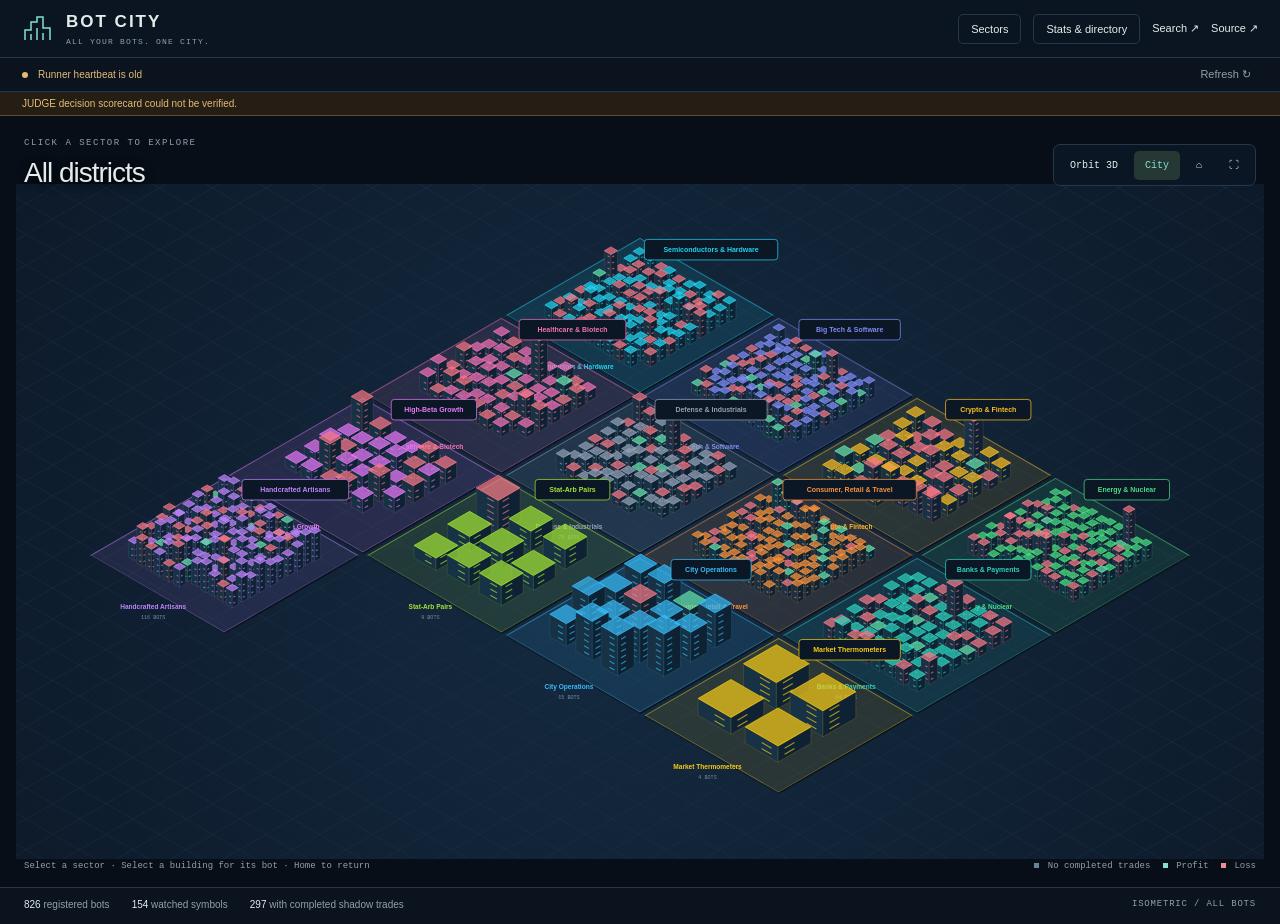
<file: docs/index.html>
<!doctype html>
<html lang="en">
  <head>
    <meta charset="utf-8" />
    <meta name="viewport" content="width=device-width,initial-scale=1" />
    <meta name="theme-color" content="#0b1016" />
    <meta
      name="description"
      content="Explore Bot City strategies, districts and source-verified shadow performance."
    />
    <title>Bot City — All your bots, one city</title>
    <link rel="icon" href="icon.svg" type="image/svg+xml" />
    <link rel="stylesheet" href="monitor.css?v=city3-bafa4ea" />
    <link rel="stylesheet" href="city-shell.css?v=city3-bafa4ea" />
    <script type="importmap">
      {
        "imports": {
          "three": "https://cdn.jsdelivr.net/npm/three@0.160.0/build/three.module.js",
          "three/addons/": "https://cdn.jsdelivr.net/npm/three@0.160.0/examples/jsm/"
        }
      }
    </script>
    <script defer src="monitor-core.js?v=city3-bafa4ea"></script>
    <script defer src="city-map.js?v=city3-bafa4ea"></script>
    <script defer src="monitor.js?v=city3-bafa4ea"></script>
  </head>
  <body>
    <a class="skip-link" href="#directory">Skip to bot directory</a>
    <header class="topbar">
      <a class="brand" href="#"
        ><svg viewBox="0 0 32 32" aria-hidden="true">
          <path d="M3 27V17h6V9h6V4h6v11h7v12M9 27v-6m6 6V15m6 12v-7" /></svg
        ><span>BOT CITY<small>ALL YOUR BOTS. ONE CITY.</small></span></a
      ><span class="header-label">HTMW SIMULATION / SHADOW RESEARCH</span>
      <nav aria-label="Main">
        <button id="toggle-sectors" aria-expanded="false">Sectors</button><button id="toggle-data" aria-expanded="false">Stats &amp; directory</button><a href="#directory" id="open-directory">Search ↗</a
        ><a href="https://github.com/000aar0n/stock-bots">Source ↗</a>
      </nav>
    </header>
    <div class="feedbar">
      <div>
        <span class="status-dot" id="feed-dot"></span
        ><strong id="feed-status" role="status"
          >Loading published snapshot</strong
        ><span id="snapshot-time"></span>
      </div>
      <button id="refresh" class="quiet">Refresh ↻</button>
    </div>
    <p id="feed-error" class="notice" role="status" hidden></p>
    <main>
      <section class="observatory" aria-label="Bot city explorer">
        <aside class="district-sidebar">
          <div class="section-eyebrow">
            SECTORS <span id="district-count">—</span>
          </div>
          <button
            id="all-districts"
            class="district active"
            aria-pressed="true"
          >
            <span>Entire city</span><b id="all-count">—</b>
          </button>
          <div id="districts"></div>
          <div class="sidebar-foot">
            <span class="status-dot muted"></span>
            <div>
              <b>Registry ≠ running bots</b>
              <p id="runtime-label">No verified runner heartbeat.</p>
            </div>
          </div>
        </aside>
        <div class="city-column">
          <div class="city-toolbar">
            <div>
              <span class="section-eyebrow">CLICK A SECTOR TO EXPLORE</span>
              <h1 id="city-title">All districts</h1>
            </div>
            <div class="view-switch" role="group" aria-label="City view">
              <button id="view-3d" aria-pressed="false">Orbit 3D</button
              ><button id="view-map" aria-pressed="true">City</button
              ><button id="reset-view" aria-label="Reset city view">⌂</button
              ><button id="fullscreen" aria-label="Enter fullscreen">⛶</button>
            </div>
          </div>
          <div id="stage">
            <div id="citymap" aria-label="Interactive bot city map"></div>
            <div id="city-loading" role="status" hidden>Opening 3D city…</div>
            <div id="tooltip"></div>
            <aside id="sidepanel" hidden>
              <button id="spclose" aria-label="Close 3D district panel">
                ×
              </button>
              <h2 id="sp-title"></h2>
              <div id="sp-sub"></div>
              <div id="sp-meta"></div>
              <div id="botdetail"></div>
              <div id="botlist"></div>
            </aside>
            <div class="map-caption">
              <span id="view-note"
                >Select a district or a building to inspect its bots.</span
              ><span
                ><i class="legend neutral"></i> No completed trades
                <i class="legend profit"></i> Profit
                <i class="legend loss"></i> Loss</span
              >
            </div>
          </div>
          <div class="city-summary">
            <span><b id="total-bots">—</b> registered bots</span
            ><span><b id="total-symbols">—</b> watched symbols</span
            ><span><b id="total-ranked">—</b> with completed shadow trades</span
            ><span id="view-state">2D / INTERACTIVE</span>
          </div>
        </div>
        <aside class="inspector" id="inspector">
          <div class="section-eyebrow">
            SECTOR / BOT
            <button
              id="clear-selection"
              class="quiet"
              aria-label="Close bot panel"
            >
              ×
            </button>
          </div>
          <label class="city-search-label" for="city-search">Find a bot or ticker</label><input id="city-search" type="search" placeholder="Name, ticker, strategy…" autocomplete="off" /><div id="selection">
            <div class="empty-selection">
              <span class="crosshair" aria-hidden="true">⌖</span>
              <h2>A city of strategies.</h2>
              <p>
                Select a building or search the directory to inspect a bot’s
                role, watchlist and evidence.
              </p>
              <p class="subtle">
                Building heights represent roles. Color shows completed shadow
                P/L when available.
              </p>
            </div>
          </div>
        </aside>
      </section>
      <section class="records" aria-labelledby="records-title">
        <div>
          <span class="section-eyebrow">03 / THE BOARD</span>
          <h2 id="records-title">Evidence before rankings.</h2>
          <p>
            Shadow simulation results, separate from actual HTMW account value.
          </p>
        </div>
        <div class="record-value">
          <span>Summed closed-strategy P/L</span
          ><strong id="total-pnl">—</strong
          ><small id="completed-label"
            >Waiting for completed paper trades</small
          >
        </div>
        <div class="record-value">
          <span>Evidence threshold met</span
          ><strong id="eligible-count">—</strong
          ><small id="evidence-rule"
            >20 trades across 5 sessions; no guarantee of future results</small
          >
        </div>
      </section>
      <p id="basis" class="basis"></p>
      <section
        id="directory"
        class="directory"
        aria-labelledby="directory-title"
      >
        <div class="directory-heading">
          <div>
            <span class="section-eyebrow">04 / REGISTRY</span>
            <h2 id="directory-title">Find your bot.</h2>
          </div>
          <span id="result-count" aria-live="polite"></span>
        </div>
        <div class="filters">
          <label class="search-box"
            ><span aria-hidden="true">⌕</span
            ><input
              id="search"
              type="search"
              placeholder="Search name, ticker or strategy…"
              aria-label="Search bots"
              autocomplete="off"
            /><kbd>/</kbd></label
          ><label
            >Role<select id="role">
              <option value="">All roles</option>
            </select></label
          ><label
            >Book<select id="book">
              <option value="">All books</option>
              <option value="intraday">Day book</option>
              <option value="swing">Long book</option>
              <option value="none">City staff</option>
            </select></label
          ><label
            >Sort<select id="sort">
              <option value="name">Name A–Z</option>
              <option value="pnl">Closed shadow P/L</option>
              <option value="calls">Completed trades</option>
               <option value="winrate">Win rate (closed shadow)</option>
               <option value="recent">Last shadow activity</option>
            </select></label
          ><button id="clear-filters" class="quiet">Clear filters</button>
        </div>
        <div class="table-wrap">
          <table>
            <thead>
              <tr>
                <th>Bot / strategy</th>
                <th>District</th>
                <th>Book</th>
                <th>Completed</th>
                <th>Closed shadow P/L</th>
                <th>Evidence</th>
              </tr>
            </thead>
            <tbody id="bot-rows"></tbody>
          </table>
        </div>
        <div id="empty-results" hidden>
          <h3>No bots match these filters.</h3>
          <p>Try a ticker, another role, or clear the filters.</p>
        </div>
        <button id="show-more" class="more" hidden>Show more bots</button>
      </section>
      <section class="method">
        <h2>Read the city correctly.</h2>
        <p>
          Each bot is an independent strategy. Summing their simulated results
          can count overlapping ideas; this is not an investable portfolio
          return. Open positions and backtests do not enter the closed shadow
          scoreboard. A fresh page fetch does not prove the runner is online.
        </p>
        <p id="data-notes">
          The monitor checks for a newer published snapshot every minute. Runner
          and paper-event timestamps remain unchanged until the source records
          change.
        </p>
      </section>
    </main>
    <footer>
      <span>BOT CITY / PAPER RESEARCH</span
      ><span id="checked-time">No successful check yet</span
      ><a
        href="https://github.com/000aar0n/stock-bots/blob/main/docs/MONITOR.md"
        >Data &amp; publishing guide ↗</a
      >
    </footer>
    <noscript
      ><section class="noscript">
        <h2>Bot registry</h2>
        <p>
          Enable JavaScript for the interactive city and performance. This is
          the last built registry.
        </p>
        <ul>
          <li>FALCON</li><li>WICK</li><li>JUDGE</li><li>HANDS</li><li>BOUNCER</li><li>SCALES</li><li>SIREN</li><li>REWIND</li><li>COURIER</li><li>HERALD</li><li>TREASURER</li><li>LEDGER</li><li>ODDS</li><li>TRIPWIRE</li><li>THE BOARD</li><li>MOSAIC</li><li>ANVIL</li><li>FLASH</li><li>MIRROR</li><li>TWINSMITH</li><li>SEXTANT</li><li>PALADIN</li><li>LANCE</li><li>COMET</li><li>SURGE</li><li>DRIFT</li><li>TEMPEST</li><li>ZEPHYR</li><li>BLAZE</li><li>RIDGE</li><li>SLIPSTREAM</li><li>PENDULUM</li><li>RUBBER</li><li>SPRING</li><li>TIDE</li><li>MAGNET</li><li>ANCHOR</li><li>BASIN</li><li>LEDGE</li><li>HAMMOCK</li><li>UNDERCURRENT</li><li>BREACH</li><li>SUMMIT</li><li>IGNITE</li><li>CROWN</li><li>PISTON</li><li>GATEWAY</li><li>SKYLINE</li><li>BREAKWATER</li><li>VICE</li><li>GRAVITY</li><li>ECHO</li><li>SIDEWINDER</li><li>HARVEST</li><li>REAPER</li><li>MIRAGE</li><li>DOWNBURST</li><li>SLINGSHOT</li><li>CATAPULT</li><li>TRAMPOLINE</li><li>WAKE</li><li>EMBER</li><li>BACKFILL</li><li>METRONOME</li><li>GYRE</li><li>CHANNEL</li><li>ORBIT</li><li>TIDEWALL</li><li>STILLWATER</li><li>COMPASS</li><li>NORTHSTAR</li><li>TAILWIND</li><li>STANDARD</li><li>VANGUARD</li><li>OUTLIER</li><li>YOKE</li><li>TANDEM</li><li>CRESCENDO</li><li>AVALANCHE</li><li>FOAM</li><li>KINDLING</li><li>COIL</li><li>PRESSURE</li><li>KETTLE</li><li>WINCH</li><li>DRIFTER</li><li>AFTERGLOW</li><li>LANTERN</li><li>BEACON</li><li>FURNACE</li><li>SILICON</li><li>HARBOR</li><li>QUARRY</li><li>GRIDIRON</li><li>GREENHOUSE</li><li>FOUNDRY</li><li>TANKER</li><li>HELM</li><li>BALLAST</li><li>CROSSCURRENT</li><li>MERIDIAN</li><li>VOYAGER</li><li>RIDGELINE</li><li>SWITCHBACK</li><li>LONGHAUL</li><li>CAMPFIRE</li><li>TRAVERSE</li><li>SCALPEL</li><li>NEEDLE</li><li>RAPID</li><li>CURRENT</li><li>TIC</li><li>SENTRY</li><li>ARBITER</li><li>KEYSTONE</li><li>UNDERCUT</li><li>DEADCAT</li><li>BLOWOFF</li><li>RECLAIMFAIL</li><li>LAGGARD</li><li>AFTERSHOCK</li><li>KNIFEBACK</li><li>TOPSIDE</li><li>CROSSDOWN</li><li>AIRPOCKET</li><li>HEAVYHAND</li><li>PARABOLIC</li><li>LOWERTIDE</li><li>ANCHORLESS</li><li>SECONDLEG</li><li>DUSK</li><li>CIRCUIT</li><li>STACK</li><li>SATOSHI</li><li>REACTOR</li><li>PULSE</li><li>AEGIS</li><li>CART</li><li>VAULT</li><li>ROCKET</li><li>AAPL SNIPER</li><li>NVDA SNIPER</li><li>MSFT SNIPER</li><li>GOOGL SNIPER</li><li>AMZN SNIPER</li><li>META SNIPER</li><li>AVGO SNIPER</li><li>TSLA SNIPER</li><li>LLY SNIPER</li><li>JPM SNIPER</li><li>WMT SNIPER</li><li>V SNIPER</li><li>XOM SNIPER</li><li>COST SNIPER</li><li>AMD SNIPER</li><li>PLTR SNIPER</li><li>MU SNIPER</li><li>COIN SNIPER</li><li>MSTR SNIPER</li><li>NOW SNIPER</li><li>OKLO SNIPER</li><li>SMR SNIPER</li><li>NNE SNIPER</li><li>RIOT SNIPER</li><li>IONQ SNIPER</li><li>RKLB SNIPER</li><li>SMCI SNIPER</li><li>HOOD SNIPER</li><li>CIRCUIT MOMENTUM</li><li>CIRCUIT BREAKOUT</li><li>CIRCUIT DIP</li><li>CIRCUIT GHOST</li><li>STACK MOMENTUM</li><li>STACK BREAKOUT</li><li>STACK DIP</li><li>STACK GHOST</li><li>SATOSHI MOMENTUM</li><li>SATOSHI BREAKOUT</li><li>SATOSHI DIP</li><li>SATOSHI GHOST</li><li>REACTOR MOMENTUM</li><li>REACTOR BREAKOUT</li><li>REACTOR DIP</li><li>REACTOR GHOST</li><li>PULSE MOMENTUM</li><li>PULSE BREAKOUT</li><li>PULSE DIP</li><li>PULSE GHOST</li><li>AEGIS MOMENTUM</li><li>AEGIS BREAKOUT</li><li>AEGIS DIP</li><li>AEGIS GHOST</li><li>CART MOMENTUM</li><li>CART BREAKOUT</li><li>CART DIP</li><li>CART GHOST</li><li>VAULT MOMENTUM</li><li>VAULT BREAKOUT</li><li>VAULT DIP</li><li>VAULT GHOST</li><li>ROCKET MOMENTUM</li><li>ROCKET BREAKOUT</li><li>ROCKET DIP</li><li>ROCKET GHOST</li><li>PAIR NVDA AVGO</li><li>PAIR AMD INTC</li><li>PAIR COIN MSTR</li><li>PAIR SOFI HOOD</li><li>PAIR XOM CVX</li><li>PAIR JPM BAC</li><li>PAIR KO PEP</li><li>PAIR WMT COST</li><li>SPY THERMOMETER</li><li>QQQ THERMOMETER</li><li>IWM THERMOMETER</li><li>DIA THERMOMETER</li><li>AAPL WATCHER</li><li>AAPL SHADOW</li><li>AAPL RAIDER</li><li>AAPL ANCHOR</li><li>MSFT WATCHER</li><li>MSFT SHADOW</li><li>MSFT RAIDER</li><li>MSFT ANCHOR</li><li>GOOGL WATCHER</li><li>GOOGL SHADOW</li><li>GOOGL RAIDER</li><li>GOOGL ANCHOR</li><li>AMZN WATCHER</li><li>AMZN SHADOW</li><li>AMZN RAIDER</li><li>AMZN ANCHOR</li><li>META WATCHER</li><li>META SHADOW</li><li>META RAIDER</li><li>META ANCHOR</li><li>PLTR WATCHER</li><li>PLTR SHADOW</li><li>PLTR RAIDER</li><li>PLTR ANCHOR</li><li>NOW WATCHER</li><li>NOW SHADOW</li><li>NOW RAIDER</li><li>NOW ANCHOR</li><li>CRM WATCHER</li><li>CRM SHADOW</li><li>CRM RAIDER</li><li>CRM ANCHOR</li><li>ORCL WATCHER</li><li>ORCL SHADOW</li><li>ORCL RAIDER</li><li>ORCL ANCHOR</li><li>ADBE WATCHER</li><li>ADBE SHADOW</li><li>ADBE RAIDER</li><li>ADBE ANCHOR</li><li>CSCO WATCHER</li><li>CSCO SHADOW</li><li>CSCO RAIDER</li><li>CSCO ANCHOR</li><li>PANW WATCHER</li><li>PANW SHADOW</li><li>PANW RAIDER</li><li>PANW ANCHOR</li><li>CRWD WATCHER</li><li>CRWD SHADOW</li><li>CRWD RAIDER</li><li>CRWD ANCHOR</li><li>SNOW WATCHER</li><li>SNOW SHADOW</li><li>SNOW RAIDER</li><li>SNOW ANCHOR</li><li>NET WATCHER</li><li>NET SHADOW</li><li>NET RAIDER</li><li>NET ANCHOR</li><li>DDOG WATCHER</li><li>DDOG SHADOW</li><li>DDOG RAIDER</li><li>DDOG ANCHOR</li><li>IBM WATCHER</li><li>IBM SHADOW</li><li>IBM RAIDER</li><li>IBM ANCHOR</li><li>AKAM WATCHER</li><li>AKAM SHADOW</li><li>AKAM RAIDER</li><li>AKAM ANCHOR</li><li>LOGI WATCHER</li><li>LOGI SHADOW</li><li>LOGI RAIDER</li><li>LOGI ANCHOR</li><li>CRSR WATCHER</li><li>CRSR SHADOW</li><li>CRSR RAIDER</li><li>CRSR ANCHOR</li><li>NVDA WATCHER</li><li>NVDA SHADOW</li><li>NVDA RAIDER</li><li>NVDA ANCHOR</li><li>AVGO WATCHER</li><li>AVGO SHADOW</li><li>AVGO RAIDER</li><li>AVGO ANCHOR</li><li>AMD WATCHER</li><li>AMD SHADOW</li><li>AMD RAIDER</li><li>AMD ANCHOR</li><li>MU WATCHER</li><li>MU SHADOW</li><li>MU RAIDER</li><li>MU ANCHOR</li><li>SMCI WATCHER</li><li>SMCI SHADOW</li><li>SMCI RAIDER</li><li>SMCI ANCHOR</li><li>INTC WATCHER</li><li>INTC SHADOW</li><li>INTC RAIDER</li><li>INTC ANCHOR</li><li>MRVL WATCHER</li><li>MRVL SHADOW</li><li>MRVL RAIDER</li><li>MRVL ANCHOR</li><li>QCOM WATCHER</li><li>QCOM SHADOW</li><li>QCOM RAIDER</li><li>QCOM ANCHOR</li><li>TXN WATCHER</li><li>TXN SHADOW</li><li>TXN RAIDER</li><li>TXN ANCHOR</li><li>AMAT WATCHER</li><li>AMAT SHADOW</li><li>AMAT RAIDER</li><li>AMAT ANCHOR</li><li>LRCX WATCHER</li><li>LRCX SHADOW</li><li>LRCX RAIDER</li><li>LRCX ANCHOR</li><li>KLAC WATCHER</li><li>KLAC SHADOW</li><li>KLAC RAIDER</li><li>KLAC ANCHOR</li><li>ADI WATCHER</li><li>ADI SHADOW</li><li>ADI RAIDER</li><li>ADI ANCHOR</li><li>TSM WATCHER</li><li>TSM SHADOW</li><li>TSM RAIDER</li><li>TSM ANCHOR</li><li>ARM WATCHER</li><li>ARM SHADOW</li><li>ARM RAIDER</li><li>ARM ANCHOR</li><li>ASML WATCHER</li><li>ASML SHADOW</li><li>ASML RAIDER</li><li>ASML ANCHOR</li><li>ANET WATCHER</li><li>ANET SHADOW</li><li>ANET RAIDER</li><li>ANET ANCHOR</li><li>CDNS WATCHER</li><li>CDNS SHADOW</li><li>CDNS RAIDER</li><li>CDNS ANCHOR</li><li>SNPS WATCHER</li><li>SNPS SHADOW</li><li>SNPS RAIDER</li><li>SNPS ANCHOR</li><li>SNDK WATCHER</li><li>SNDK SHADOW</li><li>SNDK RAIDER</li><li>SNDK ANCHOR</li><li>COIN WATCHER</li><li>COIN SHADOW</li><li>COIN RAIDER</li><li>COIN ANCHOR</li><li>MSTR WATCHER</li><li>MSTR SHADOW</li><li>MSTR RAIDER</li><li>MSTR ANCHOR</li><li>RIOT WATCHER</li><li>RIOT SHADOW</li><li>RIOT RAIDER</li><li>RIOT ANCHOR</li><li>HOOD WATCHER</li><li>HOOD SHADOW</li><li>HOOD RAIDER</li><li>HOOD ANCHOR</li><li>SOFI WATCHER</li><li>SOFI SHADOW</li><li>SOFI RAIDER</li><li>SOFI ANCHOR</li><li>MARA WATCHER</li><li>MARA SHADOW</li><li>MARA RAIDER</li><li>MARA ANCHOR</li><li>CLSK WATCHER</li><li>CLSK SHADOW</li><li>CLSK RAIDER</li><li>CLSK ANCHOR</li><li>PYPL WATCHER</li><li>PYPL SHADOW</li><li>PYPL RAIDER</li><li>PYPL ANCHOR</li><li>AFRM WATCHER</li><li>AFRM SHADOW</li><li>AFRM RAIDER</li><li>AFRM ANCHOR</li><li>TSLA WATCHER</li><li>TSLA SHADOW</li><li>TSLA RAIDER</li><li>TSLA ANCHOR</li><li>RKLB WATCHER</li><li>RKLB SHADOW</li><li>RKLB RAIDER</li><li>RKLB ANCHOR</li><li>IONQ WATCHER</li><li>IONQ SHADOW</li><li>IONQ RAIDER</li><li>IONQ ANCHOR</li><li>RDDT WATCHER</li><li>RDDT SHADOW</li><li>RDDT RAIDER</li><li>RDDT ANCHOR</li><li>RBLX WATCHER</li><li>RBLX SHADOW</li><li>RBLX RAIDER</li><li>RBLX ANCHOR</li><li>CVNA WATCHER</li><li>CVNA SHADOW</li><li>CVNA RAIDER</li><li>CVNA ANCHOR</li><li>OKLO WATCHER</li><li>OKLO SHADOW</li><li>OKLO RAIDER</li><li>OKLO ANCHOR</li><li>SMR WATCHER</li><li>SMR SHADOW</li><li>SMR RAIDER</li><li>SMR ANCHOR</li><li>NNE WATCHER</li><li>NNE SHADOW</li><li>NNE RAIDER</li><li>NNE ANCHOR</li><li>CCJ WATCHER</li><li>CCJ SHADOW</li><li>CCJ RAIDER</li><li>CCJ ANCHOR</li><li>UUUU WATCHER</li><li>UUUU SHADOW</li><li>UUUU RAIDER</li><li>UUUU ANCHOR</li><li>DNN WATCHER</li><li>DNN SHADOW</li><li>DNN RAIDER</li><li>DNN ANCHOR</li><li>CEG WATCHER</li><li>CEG SHADOW</li><li>CEG RAIDER</li><li>CEG ANCHOR</li><li>VST WATCHER</li><li>VST SHADOW</li><li>VST RAIDER</li><li>VST ANCHOR</li><li>BWXT WATCHER</li><li>BWXT SHADOW</li><li>BWXT RAIDER</li><li>BWXT ANCHOR</li><li>XOM WATCHER</li><li>XOM SHADOW</li><li>XOM RAIDER</li><li>XOM ANCHOR</li><li>CVX WATCHER</li><li>CVX SHADOW</li><li>CVX RAIDER</li><li>CVX ANCHOR</li><li>LNG WATCHER</li><li>LNG SHADOW</li><li>LNG RAIDER</li><li>LNG ANCHOR</li><li>COP WATCHER</li><li>COP SHADOW</li><li>COP RAIDER</li><li>COP ANCHOR</li><li>OXY WATCHER</li><li>OXY SHADOW</li><li>OXY RAIDER</li><li>OXY ANCHOR</li><li>SLB WATCHER</li><li>SLB SHADOW</li><li>SLB RAIDER</li><li>SLB ANCHOR</li><li>EOG WATCHER</li><li>EOG SHADOW</li><li>EOG RAIDER</li><li>EOG ANCHOR</li><li>WMB WATCHER</li><li>WMB SHADOW</li><li>WMB RAIDER</li><li>WMB ANCHOR</li><li>KMI WATCHER</li><li>KMI SHADOW</li><li>KMI RAIDER</li><li>KMI ANCHOR</li><li>KTOS WATCHER</li><li>KTOS SHADOW</li><li>KTOS RAIDER</li><li>KTOS ANCHOR</li><li>LMT WATCHER</li><li>LMT SHADOW</li><li>LMT RAIDER</li><li>LMT ANCHOR</li><li>RTX WATCHER</li><li>RTX SHADOW</li><li>RTX RAIDER</li><li>RTX ANCHOR</li><li>NOC WATCHER</li><li>NOC SHADOW</li><li>NOC RAIDER</li><li>NOC ANCHOR</li><li>GD WATCHER</li><li>GD SHADOW</li><li>GD RAIDER</li><li>GD ANCHOR</li><li>BA WATCHER</li><li>BA SHADOW</li><li>BA RAIDER</li><li>BA ANCHOR</li><li>AVAV WATCHER</li><li>AVAV SHADOW</li><li>AVAV RAIDER</li><li>AVAV ANCHOR</li><li>HII WATCHER</li><li>HII SHADOW</li><li>HII RAIDER</li><li>HII ANCHOR</li><li>JPM WATCHER</li><li>JPM SHADOW</li><li>JPM RAIDER</li><li>JPM ANCHOR</li><li>BAC WATCHER</li><li>BAC SHADOW</li><li>BAC RAIDER</li><li>BAC ANCHOR</li><li>WFC WATCHER</li><li>WFC SHADOW</li><li>WFC RAIDER</li><li>WFC ANCHOR</li><li>C WATCHER</li><li>C SHADOW</li><li>C RAIDER</li><li>C ANCHOR</li><li>GS WATCHER</li><li>GS SHADOW</li><li>GS RAIDER</li><li>GS ANCHOR</li><li>MS WATCHER</li><li>MS SHADOW</li><li>MS RAIDER</li><li>MS ANCHOR</li><li>SCHW WATCHER</li><li>SCHW SHADOW</li><li>SCHW RAIDER</li><li>SCHW ANCHOR</li><li>USB WATCHER</li><li>USB SHADOW</li><li>USB RAIDER</li><li>USB ANCHOR</li><li>GPN WATCHER</li><li>GPN SHADOW</li><li>GPN RAIDER</li><li>GPN ANCHOR</li><li>V WATCHER</li><li>V SHADOW</li><li>V RAIDER</li><li>V ANCHOR</li><li>MA WATCHER</li><li>MA SHADOW</li><li>MA RAIDER</li><li>MA ANCHOR</li><li>AXP WATCHER</li><li>AXP SHADOW</li><li>AXP RAIDER</li><li>AXP ANCHOR</li><li>FIS WATCHER</li><li>FIS SHADOW</li><li>FIS RAIDER</li><li>FIS ANCHOR</li><li>COF WATCHER</li><li>COF SHADOW</li><li>COF RAIDER</li><li>COF ANCHOR</li><li>REGN WATCHER</li><li>REGN SHADOW</li><li>REGN RAIDER</li><li>REGN ANCHOR</li><li>LLY WATCHER</li><li>LLY SHADOW</li><li>LLY RAIDER</li><li>LLY ANCHOR</li><li>UNH WATCHER</li><li>UNH SHADOW</li><li>UNH RAIDER</li><li>UNH ANCHOR</li><li>MRNA WATCHER</li><li>MRNA SHADOW</li><li>MRNA RAIDER</li><li>MRNA ANCHOR</li><li>ABBV WATCHER</li><li>ABBV SHADOW</li><li>ABBV RAIDER</li><li>ABBV ANCHOR</li><li>AMGN WATCHER</li><li>AMGN SHADOW</li><li>AMGN RAIDER</li><li>AMGN ANCHOR</li><li>GILD WATCHER</li><li>GILD SHADOW</li><li>GILD RAIDER</li><li>GILD ANCHOR</li><li>VRTX WATCHER</li><li>VRTX SHADOW</li><li>VRTX RAIDER</li><li>VRTX ANCHOR</li><li>BIIB WATCHER</li><li>BIIB SHADOW</li><li>BIIB RAIDER</li><li>BIIB ANCHOR</li><li>MRK WATCHER</li><li>MRK SHADOW</li><li>MRK RAIDER</li><li>MRK ANCHOR</li><li>PFE WATCHER</li><li>PFE SHADOW</li><li>PFE RAIDER</li><li>PFE ANCHOR</li><li>ISRG WATCHER</li><li>ISRG SHADOW</li><li>ISRG RAIDER</li><li>ISRG ANCHOR</li><li>WMT WATCHER</li><li>WMT SHADOW</li><li>WMT RAIDER</li><li>WMT ANCHOR</li><li>COST WATCHER</li><li>COST SHADOW</li><li>COST RAIDER</li><li>COST ANCHOR</li><li>CPRI WATCHER</li><li>CPRI SHADOW</li><li>CPRI RAIDER</li><li>CPRI ANCHOR</li><li>HD WATCHER</li><li>HD SHADOW</li><li>HD RAIDER</li><li>HD ANCHOR</li><li>LOW WATCHER</li><li>LOW SHADOW</li><li>LOW RAIDER</li><li>LOW ANCHOR</li><li>TGT WATCHER</li><li>TGT SHADOW</li><li>TGT RAIDER</li><li>TGT ANCHOR</li><li>NKE WATCHER</li><li>NKE SHADOW</li><li>NKE RAIDER</li><li>NKE ANCHOR</li><li>SBUX WATCHER</li><li>SBUX SHADOW</li><li>SBUX RAIDER</li><li>SBUX ANCHOR</li><li>MCD WATCHER</li><li>MCD SHADOW</li><li>MCD RAIDER</li><li>MCD ANCHOR</li><li>CMG WATCHER</li><li>CMG SHADOW</li><li>CMG RAIDER</li><li>CMG ANCHOR</li><li>LULU WATCHER</li><li>LULU SHADOW</li><li>LULU RAIDER</li><li>LULU ANCHOR</li><li>KO WATCHER</li><li>KO SHADOW</li><li>KO RAIDER</li><li>KO ANCHOR</li><li>PEP WATCHER</li><li>PEP SHADOW</li><li>PEP RAIDER</li><li>PEP ANCHOR</li><li>MNST WATCHER</li><li>MNST SHADOW</li><li>MNST RAIDER</li><li>MNST ANCHOR</li><li>DAL WATCHER</li><li>DAL SHADOW</li><li>DAL RAIDER</li><li>DAL ANCHOR</li><li>UAL WATCHER</li><li>UAL SHADOW</li><li>UAL RAIDER</li><li>UAL ANCHOR</li><li>AAL WATCHER</li><li>AAL SHADOW</li><li>AAL RAIDER</li><li>AAL ANCHOR</li><li>LUV WATCHER</li><li>LUV SHADOW</li><li>LUV RAIDER</li><li>LUV ANCHOR</li><li>MAR WATCHER</li><li>MAR SHADOW</li><li>MAR RAIDER</li><li>MAR ANCHOR</li><li>BKNG WATCHER</li><li>BKNG SHADOW</li><li>BKNG RAIDER</li><li>BKNG ANCHOR</li><li>ABNB WATCHER</li><li>ABNB SHADOW</li><li>ABNB RAIDER</li><li>ABNB ANCHOR</li><li>CCL WATCHER</li><li>CCL SHADOW</li><li>CCL RAIDER</li><li>CCL ANCHOR</li><li>RCL WATCHER</li><li>RCL SHADOW</li><li>RCL RAIDER</li><li>RCL ANCHOR</li><li>EXPE WATCHER</li><li>EXPE SHADOW</li><li>EXPE RAIDER</li><li>EXPE ANCHOR</li><li>CAT WATCHER</li><li>CAT SHADOW</li><li>CAT RAIDER</li><li>CAT ANCHOR</li><li>DE WATCHER</li><li>DE SHADOW</li><li>DE RAIDER</li><li>DE ANCHOR</li><li>GE WATCHER</li><li>GE SHADOW</li><li>GE RAIDER</li><li>GE ANCHOR</li><li>HON WATCHER</li><li>HON SHADOW</li><li>HON RAIDER</li><li>HON ANCHOR</li><li>UPS WATCHER</li><li>UPS SHADOW</li><li>UPS RAIDER</li><li>UPS ANCHOR</li><li>FDX WATCHER</li><li>FDX SHADOW</li><li>FDX RAIDER</li><li>FDX ANCHOR</li><li>EMR WATCHER</li><li>EMR SHADOW</li><li>EMR RAIDER</li><li>EMR ANCHOR</li><li>ETN WATCHER</li><li>ETN SHADOW</li><li>ETN RAIDER</li><li>ETN ANCHOR</li><li>DIS WATCHER</li><li>DIS SHADOW</li><li>DIS RAIDER</li><li>DIS ANCHOR</li><li>NFLX WATCHER</li><li>NFLX SHADOW</li><li>NFLX RAIDER</li><li>NFLX ANCHOR</li><li>T WATCHER</li><li>T SHADOW</li><li>T RAIDER</li><li>T ANCHOR</li><li>VZ WATCHER</li><li>VZ SHADOW</li><li>VZ RAIDER</li><li>VZ ANCHOR</li><li>TMUS WATCHER</li><li>TMUS SHADOW</li><li>TMUS RAIDER</li><li>TMUS ANCHOR</li><li>CMCSA WATCHER</li><li>CMCSA SHADOW</li><li>CMCSA RAIDER</li><li>CMCSA ANCHOR</li><li>FCX WATCHER</li><li>FCX SHADOW</li><li>FCX RAIDER</li><li>FCX ANCHOR</li><li>NEM WATCHER</li><li>NEM SHADOW</li><li>NEM RAIDER</li><li>NEM ANCHOR</li><li>AA WATCHER</li><li>AA SHADOW</li><li>AA RAIDER</li><li>AA ANCHOR</li><li>STLD WATCHER</li><li>STLD SHADOW</li><li>STLD RAIDER</li><li>STLD ANCHOR</li><li>NUE WATCHER</li><li>NUE SHADOW</li><li>NUE RAIDER</li><li>NUE ANCHOR</li><li>CAPTAIN CIRCUIT</li><li>CAPTAIN STACK</li><li>CAPTAIN SATOSHI</li><li>CAPTAIN REACTOR</li><li>CAPTAIN PULSE</li><li>CAPTAIN AEGIS</li><li>CAPTAIN CART</li><li>CAPTAIN VAULT</li><li>CAPTAIN ROCKET</li><li>CAPTAIN PAIRS</li>
        </ul>
      </section></noscript
    >
  </body>
</html>
</file>
<file: docs/monitor.css>
:root {
  color-scheme: dark;
  --bg: #0b1016;
  --panel: #10171e;
  --line: #25313a;
  --muted: #91a0a9;
  --text: #e4eceb;
  --mint: #9be5cd;
  --amber: #e5ba77;
  --red: #ef8f95;
  font-family: Arial, Helvetica, sans-serif;
  font-size: 14px;
}
* {
  box-sizing: border-box;
}
body {
  margin: 0;
  background: var(--bg);
  color: var(--text);
}
button,
input,
select {
  font: inherit;
}
button,
a,
input,
select {
  outline-offset: 5px;
}
button {
  cursor: pointer;
  color: inherit;
  background: transparent;
  border: 1px solid var(--line);
  border-radius: 5px;
}
button,
a {
  touch-action: manipulation;
}
a {
  color: inherit;
  text-decoration: none;
}
button:hover {
  border-color: #70848b;
  background: #19252c;
}
button:disabled {
  opacity: 0.5;
  cursor: wait;
}
button:focus-visible,
a:focus-visible,
input:focus-visible,
select:focus-visible {
  outline: 2px solid var(--mint);
}
[hidden] {
  display: none !important;
}
.topbar {
  height: 80px;
  padding: 0 32px;
  display: flex;
  gap: 30px;
  align-items: center;
  border-bottom: 1px solid var(--line);
}
.brand {
  display: flex;
  align-items: center;
  gap: 12px;
  font-weight: 800;
  font-size: 19px;
  letter-spacing: 2px;
  white-space: nowrap;
}
.brand svg {
  width: 32px;
  height: 32px;
  fill: none;
  stroke: var(--mint);
  stroke-width: 1.5;
}
.brand small {
  display: block;
  font: 9px monospace;
  letter-spacing: 1.6px;
  color: var(--muted);
  margin-top: 5px;
}
.header-label,
.section-eyebrow {
  font: 10px monospace;
  letter-spacing: 1.5px;
  color: var(--muted);
}
.header-label {
  margin-left: auto;
}
.topbar nav {
  display: flex;
  gap: 24px;
  font-size: 12px;
}
.feedbar {
  padding: 12px 32px;
  display: flex;
  justify-content: space-between;
  align-items: center;
  background: #0d141a;
  border-bottom: 1px solid var(--line);
  font-size: 11px;
}
.feedbar > div {
  display: flex;
  align-items: center;
  gap: 10px;
  flex-wrap: wrap;
}
.feedbar strong {
  font-weight: 500;
  color: var(--amber);
}
#snapshot-time {
  color: var(--muted);
}
.status-dot {
  display: inline-block;
  width: 6px;
  height: 6px;
  border-radius: 50%;
  background: var(--amber);
  flex-shrink: 0;
}
.status-dot.fresh {
  background: var(--mint);
}
.status-dot.muted {
  background: #71838e;
}
.quiet {
  border: 0;
  font-size: 11px;
  color: var(--muted);
  padding: 5px 7px;
}
.notice {
  padding: 14px 32px;
  margin: 0;
  border-bottom: 1px solid #674b2f;
  color: var(--amber);
  background: #251e15;
  font-size: 12px;
}
.observatory {
  display: grid;
  grid-template-columns: 214px minmax(0, 1fr) 270px;
  border-bottom: 1px solid var(--line);
}
.district-sidebar {
  padding: 24px 14px;
  border-right: 1px solid var(--line);
}
.section-eyebrow {
  display: flex;
  align-items: center;
  justify-content: space-between;
  line-height: 1.7;
}
.district-sidebar > .section-eyebrow {
  padding: 0 10px 16px;
}
.district {
  width: 100%;
  border: 0;
  border-radius: 4px;
  padding: 11px 10px;
  display: flex;
  align-items: center;
  gap: 9px;
  text-align: left;
  font-size: 11px;
  color: #a8b5bd;
  margin-bottom: 3px;
}
.district b {
  margin-left: auto;
  font: 10px monospace;
  color: #81919c;
}
.district i {
  width: 5px;
  height: 5px;
  flex-shrink: 0;
  border-radius: 1px;
}
.district.active {
  background: #1c2c30;
  color: var(--mint);
}
.sidebar-foot {
  display: flex;
  gap: 10px;
  margin: 30px 10px 0;
  padding-top: 18px;
  border-top: 1px solid var(--line);
  font-size: 10px;
  line-height: 1.6;
  color: var(--muted);
}
.sidebar-foot .status-dot {
  margin-top: 4px;
}
.sidebar-foot b {
  font-weight: 400;
  color: #b7c6ce;
}
.sidebar-foot p {
  margin: 3px 0;
}
.city-column {
  min-width: 0;
  background: #0e151c;
}
.city-toolbar {
  display: flex;
  align-items: center;
  justify-content: space-between;
  padding: 24px 24px 12px;
  gap: 12px;
}
.city-toolbar h1 {
  font-size: 24px;
  font-weight: 500;
  letter-spacing: -0.7px;
  margin: 5px 0;
}
.view-switch {
  display: flex;
  gap: 5px;
  align-items: center;
}
.view-switch button {
  font: 10px monospace;
  padding: 8px 9px;
}
.view-switch button[aria-pressed="true"] {
  background: #263833;
  color: var(--mint);
  border-color: #49665b;
}
#stage {
  position: relative;
  height: 560px;
  min-height: 420px;
  overflow: hidden;
}
#stage:fullscreen {
  height: 100dvh;
  background: var(--bg);
}
#stage canvas {
  position: absolute;
  inset: 0;
  z-index: 1;
}
#citymap {
  position: absolute;
  inset: 0;
  display: flex;
  align-items: center;
  padding: 0 16px 40px;
}
#citymap svg {
  width: 100%;
  height: 100%;
  max-height: 100%;
  min-height: 0;
  overflow: visible;
}
.map-district {
  cursor: pointer;
}
.map-district:hover .district-ground,
.map-district.selected .district-ground {
  fill: #24373e;
  stroke: #a6d8d0;
}
.map-district text {
  fill: #a6b9c2;
  font-family: monospace;
  font-size: 9px;
  pointer-events: none;
}
.map-district.selected text {
  fill: #dcf7ed;
}
.map-building {
  cursor: pointer;
  stroke-width: 0.5;
  transition: fill 0.2s;
}
.map-building:hover,
.map-building.selected {
  fill: #f4db92 !important;
  stroke: #fff6c9;
  stroke-width: 1.5;
}
.map-caption {
  position: absolute;
  bottom: 14px;
  left: 24px;
  right: 24px;
  display: flex;
  justify-content: space-between;
  gap: 12px;
  font: 9px monospace;
  line-height: 1.8;
  color: var(--muted);
  pointer-events: none;
  z-index: 2;
}
.map-caption > span:last-child {
  white-space: nowrap;
}
.legend {
  display: inline-block;
  width: 5px;
  height: 5px;
  margin: 0 3px 0 7px;
}
.legend.neutral {
  background: #658494;
}
.legend.profit {
  background: var(--mint);
}
.legend.loss {
  background: var(--red);
}
.city-summary {
  border-top: 1px solid var(--line);
  display: flex;
  gap: 20px;
  padding: 16px 24px;
  color: var(--muted);
  font-size: 10px;
}
.city-summary b {
  color: var(--text);
  font-weight: 500;
}
.city-summary span:last-child {
  margin-left: auto;
  font: 9px monospace;
  letter-spacing: 0.8px;
}
.inspector {
  border-left: 1px solid var(--line);
  padding: 24px 20px;
  overflow: hidden;
}
.empty-selection {
  padding-top: 75px;
}
.crosshair {
  font-size: 45px;
  font-weight: 100;
  color: #597681;
}
.inspector h2 {
  font-size: 22px;
  font-weight: 400;
  letter-spacing: -0.5px;
  overflow-wrap: anywhere;
}
.inspector p {
  font-size: 12px;
  line-height: 1.8;
  color: #a2b1ba;
}
.inspector .subtle {
  font-size: 10px;
  color: #72858e;
  margin-top: 22px;
}
.bot-kind {
  display: inline-block;
  padding: 5px 7px;
  border: 1px solid var(--line);
  font: 9px monospace;
  color: var(--mint);
  margin: 10px 3px 0 0;
}
.selected-metrics {
  border-top: 1px solid var(--line);
  margin: 24px 0;
  padding-top: 16px;
}
.selected-metrics > div {
  display: flex;
  justify-content: space-between;
  gap: 10px;
  font-size: 10px;
  margin-bottom: 14px;
  color: var(--muted);
}
.selected-metrics b {
  font-weight: 400;
  color: var(--text);
}
.ticker-list {
  display: flex;
  flex-wrap: wrap;
  gap: 5px;
}
.ticker-list span {
  font: 9px monospace;
  padding: 5px;
  background: #1b252d;
  color: #b8ccd4;
}
.records {
  padding: 36px 32px 24px;
  display: grid;
  grid-template-columns: 1.4fr 1fr 1fr;
  gap: 40px;
}
.records h2,
.directory h2 {
  font-size: 27px;
  font-weight: 400;
  letter-spacing: -0.9px;
  margin: 9px 0;
}
.records p {
  font-size: 11px;
  color: var(--muted);
  line-height: 1.7;
}
.record-value {
  padding-left: 30px;
  border-left: 1px solid var(--line);
  display: flex;
  flex-direction: column;
  justify-content: center;
}
.record-value > span {
  color: var(--muted);
  font: 10px monospace;
}
.record-value strong {
  font-size: 34px;
  letter-spacing: -1px;
  font-weight: 400;
  margin: 10px 0;
}
.record-value small {
  font-size: 10px;
  line-height: 1.8;
  color: var(--muted);
}
.basis {
  margin: 0;
  padding: 0 32px 30px;
  font-size: 10px;
  line-height: 1.8;
  color: var(--muted);
  border-bottom: 1px solid var(--line);
}
.directory {
  padding: 36px 32px;
}
.directory-heading {
  display: flex;
  align-items: center;
  justify-content: space-between;
}
.directory-heading > span {
  font: 10px monospace;
  color: var(--muted);
}
.filters {
  display: flex;
  align-items: end;
  gap: 12px;
  margin: 22px 0;
}
.filters > label:not(.search-box) {
  font: 9px monospace;
  color: var(--muted);
  display: grid;
  gap: 7px;
}
.filters select {
  background: var(--panel);
  color: #c3d2d7;
  border: 1px solid var(--line);
  border-radius: 5px;
  padding: 11px;
  min-width: 130px;
  font-size: 11px;
}
.search-box {
  display: flex;
  align-items: center;
  border: 1px solid var(--line);
  background: var(--panel);
  padding: 0 12px;
  height: 39px;
  flex: 1;
  gap: 10px;
  min-width: 180px;
}
.search-box > span {
  font-size: 20px;
  color: var(--muted);
}
.search-box input {
  background: none;
  border: 0;
  color: var(--text);
  width: 100%;
  font-size: 12px;
  min-width: 0;
}
.search-box kbd {
  font: 10px monospace;
  border: 1px solid #3e4b51;
  padding: 1px 4px;
  color: var(--muted);
}
.filters .quiet {
  padding-bottom: 13px;
  white-space: nowrap;
}
.table-wrap {
  overflow-x: auto;
}
table {
  width: 100%;
  border-collapse: collapse;
  text-align: left;
  white-space: nowrap;
}
th {
  font: 9px monospace;
  color: var(--muted);
  padding: 14px 10px;
  background: #101820;
  border-top: 1px solid var(--line);
}
td {
  padding: 14px 10px;
  border-bottom: 1px solid #1e2931;
  font-size: 11px;
  color: #a8bac3;
}
td:first-child {
  white-space: normal;
  min-width: 240px;
  max-width: 440px;
}
td button {
  padding: 0;
  border: 0;
  font-weight: 600;
  color: #e1eceb;
  text-align: left;
}
td button:hover {
  color: var(--mint);
  background: none;
}
td small {
  display: block;
  color: #81929e;
  margin-top: 5px;
  line-height: 1.6;
  max-width: 400px;
}
th:nth-child(4),
th:nth-child(5),
td:nth-child(4),
td:nth-child(5) {
  text-align: right;
  font-variant-numeric: tabular-nums;
}
.positive {
  color: var(--mint) !important;
}
.negative {
  color: var(--red) !important;
}
.evidence {
  font: 9px monospace;
  color: #8999a3;
}
.evidence.ready {
  color: var(--mint);
}
.more {
  display: block;
  margin: 24px auto 0;
  padding: 11px 30px;
  font-size: 11px;
}
#empty-results {
  text-align: center;
  padding: 50px;
  color: var(--muted);
}
.method {
  margin: 0 32px 32px;
  padding: 22px;
  border: 1px solid var(--line);
  display: grid;
  grid-template-columns: 1fr 2fr 2fr;
  gap: 32px;
}
.method h2 {
  font-size: 15px;
  font-weight: 500;
}
.method p {
  font-size: 10px;
  line-height: 1.9;
  color: var(--muted);
  margin: 0;
}
footer {
  display: flex;
  justify-content: space-between;
  gap: 15px;
  padding: 22px 32px;
  border-top: 1px solid var(--line);
  font: 9px monospace;
  letter-spacing: 0.5px;
  color: var(--muted);
}
#city-loading {
  position: absolute;
  top: 20px;
  left: 24px;
  z-index: 3;
  background: var(--panel);
  padding: 10px;
  color: var(--amber);
  font-size: 11px;
}
.view-3d #citymap {
  visibility: hidden;
}
body:not(.view-3d) #stage canvas {
  visibility: hidden;
}
#tooltip {
  position: fixed;
  z-index: 10;
  display: none;
  pointer-events: none;
  padding: 9px 12px;
  background: #101c25;
  border: 1px solid var(--line);
  font-size: 11px;
}
.tz {
  display: block;
  color: var(--muted);
  font-size: 9px;
  margin-top: 4px;
}
#sidepanel {
  position: absolute;
  right: 0;
  top: 0;
  bottom: 38px;
  z-index: 4;
  width: 270px;
  background: #101820f5;
  border: 1px solid var(--line);
  padding: 18px;
  overflow: auto;
  display: none;
}
#sidepanel.open {
  display: block;
}
#spclose {
  float: right;
  border: 0;
  font-size: 20px;
}
#sp-title {
  font-size: 19px;
}
#sp-sub,
#sp-meta {
  font-size: 10px;
  margin: 10px 0;
  color: var(--muted);
}
.prow {
  padding: 12px 0;
  border-bottom: 1px solid var(--line);
  font-size: 11px;
  cursor: pointer;
}
.prow .strat {
  font-size: 10px;
  line-height: 1.8;
  color: var(--muted);
}
.prow .badges,
.prow .watch,
.prow .perf {
  font: 9px monospace;
  color: var(--mint);
  line-height: 1.9;
}
.flash {
  background: #263832;
}
.skip-link {
  position: fixed;
  left: 20px;
  top: -60px;
  z-index: 20;
  padding: 12px;
  background: var(--mint);
  color: #000;
}
.skip-link:focus {
  top: 10px;
}
.noscript {
  padding: 30px;
}
.noscript ul {
  columns: 4;
}
body:not(.view-3d) #sidepanel {
  visibility: hidden;
}
@media (min-width: 1600px) {
  #stage {
    height: 660px;
  }
  .observatory {
    grid-template-columns: 230px minmax(0, 1fr) 300px;
  }
}
@media (max-width: 1100px) {
  .observatory {
    grid-template-columns: 190px minmax(0, 1fr);
  }
  .inspector {
    grid-column: 1/-1;
    border-left: 0;
    border-top: 1px solid var(--line);
    padding: 20px;
  }
  .empty-selection {
    padding-top: 0;
    display: flex;
    gap: 24px;
    align-items: center;
  }
  .inspector:has(.empty-selection) {
    display: none;
  }
  #selection:not(:has(.empty-selection)) {
    display: grid;
    grid-template-columns: 1fr 1.5fr 1fr;
    gap: 20px;
    align-items: start;
  }
  .selected-metrics {
    margin: 0;
  }
  .header-label {
    display: none;
  }
  .topbar nav {
    margin-left: auto;
  }
  .map-caption {
    flex-direction: column;
    gap: 0;
  }
  .records {
    gap: 20px;
  }
  .filters {
    flex-wrap: wrap;
  }
  .search-box {
    flex-basis: 40%;
  }
}
@media (max-width: 640px) {
  .topbar {
    padding: 0 16px;
    height: 66px;
    gap: 10px;
  }
  .brand {
    font-size: 16px;
    letter-spacing: 1px;
  }
  .brand small {
    font-size: 7px;
  }
  .topbar nav {
    gap: 14px;
    font-size: 10px;
  }
  .feedbar {
    padding: 10px 16px;
    gap: 8px;
  }
  .feedbar > div {
    gap: 6px;
    font-size: 10px;
  }
  #snapshot-time {
    display: block;
    width: 100%;
    padding-left: 12px;
  }
  .observatory {
    display: block;
  }
  .district-sidebar {
    border: 0;
    padding: 14px 16px 0;
  }
  .district-sidebar > .section-eyebrow,
  .sidebar-foot {
    display: none;
  }
  #districts {
    display: flex;
    overflow-x: auto;
    gap: 6px;
    padding-bottom: 6px;
  }
  .district {
    width: auto;
    white-space: nowrap;
    padding: 9px;
    font-size: 10px;
    flex-shrink: 0;
    margin: 0;
  }
  .district b {
    padding-left: 5px;
  }
  #all-districts {
    margin-bottom: 7px;
  }
  .city-toolbar {
    padding: 16px;
    gap: 4px;
  }
  .city-toolbar h1 {
    font-size: 19px;
  }
  .view-switch {
    gap: 3px;
  }
  .view-switch button {
    padding: 8px 6px;
    font-size: 9px;
  }
  #stage {
    height: 440px;
    min-height: 380px;
  }
  #citymap {
    padding: 0 4px 45px;
  }
  .map-caption {
    left: 16px;
    right: 16px;
    font-size: 8px;
  }
  .city-summary {
    padding: 13px 16px;
    gap: 10px;
    flex-wrap: wrap;
    font-size: 9px;
  }
  .city-summary span:last-child {
    display: none;
  }
  .records {
    padding: 26px 16px 20px;
    grid-template-columns: 1fr 1fr;
    gap: 24px;
  }
  .records > div:first-child {
    grid-column: 1/-1;
  }
  .records h2,
  .directory h2 {
    font-size: 25px;
  }
  .record-value {
    padding-left: 14px;
  }
  .record-value strong {
    font-size: 29px;
  }
  .basis {
    padding: 0 16px 24px;
  }
  .directory {
    padding: 28px 16px;
  }
  .filters {
    gap: 10px;
  }
  .search-box {
    flex-basis: 100%;
  }
  .filters select {
    min-width: 0;
    padding: 10px;
    font-size: 10px;
  }
  .filters > label:not(.search-box) {
    flex: 1;
  }
  .filters .quiet {
    width: 100%;
    text-align: left;
    padding-bottom: 0;
  }
  .method {
    margin: 0 16px 22px;
    display: block;
    padding: 18px;
  }
  .method p {
    margin-top: 12px;
  }
  footer {
    padding: 20px 16px;
    flex-wrap: wrap;
    line-height: 1.8;
  }
  .inspector {
    padding: 16px;
  }
  #selection:not(:has(.empty-selection)) {
    display: block;
  }
  .selected-metrics {
    margin: 20px 0;
  }
  #sidepanel {
    width: 240px;
  }
  .noscript ul {
    columns: 2;
  }
}
@media (prefers-reduced-motion: reduce) {
  html {
    scroll-behavior: auto;
  }
  *,
  *::before,
  *::after {
    animation: none !important;
    transition: none !important;
  }
}

.city-column:fullscreen {
  background: var(--bg);
  display: flex;
  flex-direction: column;
}
.city-column:fullscreen #stage {
  flex: 1;
  height: auto;
}
.city-column:fullscreen .city-summary {
  flex-shrink: 0;
}
</file>
<file: docs/city-shell.css>
/* City first: the world fills the viewport; tools are opened when needed. */
:root { --bg:#070e18; --panel:#0d1927; --line:#25374b; --mint:#84dfd2; }
body { overflow-x:hidden; }
.topbar { height:58px; padding:0 22px; background:#0b1521; gap:20px; }
.brand { font-size:17px; }
.brand small { font-size:8px; letter-spacing:1.2px; }
.header-label { display:none; }
.topbar nav { margin-left:auto; gap:12px; align-items:center; }
.topbar nav button { padding:8px 12px; font-size:11px; }
.topbar nav a { font-size:11px; }
.feedbar { height:34px; padding:0 22px; background:#0a131e; font-size:10px; }
#snapshot-time { display:none; }
.notice { padding:6px 22px; font-size:10px; }
.observatory { display:block; position:relative; border:0; }
.city-column { position:relative; background:#070e18; height:calc(100dvh - 92px); min-height:540px; }
.city-toolbar { position:absolute; z-index:5; top:20px; left:24px; right:24px; padding:0; pointer-events:none; }
.city-toolbar > * { pointer-events:auto; }
.city-toolbar h1 { font-size:28px; letter-spacing:-1px; margin-top:6px; text-shadow:0 2px 10px #000; }
.city-toolbar .section-eyebrow { font-size:9px; }
.view-switch { padding:5px; background:#0b1725ed; border:1px solid var(--line); border-radius:7px; }
.view-switch button { border:0; padding:9px 11px; }
#stage { height:100%; min-height:0; }
#citymap { padding:68px 16px 65px; align-items:center; }
#citymap svg { overflow:hidden; }
.iso-sector, .iso-sign, .iso-building { cursor:pointer; outline:none; }
.iso-sector:hover .iso-ground, .iso-sector:focus .iso-ground { fill-opacity:.3; stroke-width:1; }
.iso-building:hover .iso-roof, .iso-building:focus .iso-roof, .iso-building.selected .iso-roof { fill:#fff3b0; stroke:#fff; fill-opacity:1; stroke-width:.9; }
.iso-sign:hover rect, .iso-sign:focus rect { fill:#263c52; stroke-width:.8; }
.iso-sign text { font:600 3.4px Arial,sans-serif; pointer-events:none; }
.sector-sign { font:600 3.2px Arial,sans-serif; pointer-events:none; }
.sector-pop { font:2.5px monospace; fill:#768da4; pointer-events:none; }
.map-caption { bottom:50px; left:24px; right:24px; font-size:9px; }
.city-summary { position:absolute; bottom:0; left:0; right:0; height:37px; padding:11px 24px; background:#0a141fe8; gap:22px; font-size:10px; }
.district-sidebar { display:none; position:absolute; top:92px; left:20px; z-index:7; width:240px; max-height:calc(100dvh - 230px); overflow:auto; padding:18px 12px; background:#0b1725f7; border:1px solid var(--line); border-radius:8px; box-shadow:0 15px 50px #0008; }
.sectors-open .district-sidebar { display:block; }
#districts { display:block; overflow:visible; }
.district { display:flex; width:100%; margin-bottom:3px; font-size:11px; padding:10px; }
.district-sidebar > .section-eyebrow { display:flex; }
.sidebar-foot { display:none; }
.inspector, .inspector:has(.empty-selection) { display:none; position:absolute; right:20px; top:92px; width:320px; max-height:calc(100dvh - 230px); overflow:auto; z-index:8; border:1px solid var(--line); background:#0b1725fa; padding:20px; border-radius:8px; box-shadow:0 15px 50px #0008; }
.panel-open .inspector { display:block; }
#selection:not(:has(.empty-selection)) { display:block; }
.inspector h2 { font-size:22px; margin:20px 0 8px; }
.inspector p { font-size:11px; line-height:1.6; }
#clear-selection { font-size:22px; }
.city-search-label { display:block; font-size:10px; color:var(--muted); margin:15px 0 7px; }
#city-search { width:100%; border:1px solid #334a62; background:#111f30; color:#edf4ff; padding:11px; border-radius:4px; font-size:12px; }
.sector-count { color:var(--mint) !important; font:10px monospace !important; }
.sector-bots { margin-top:12px; }
.sector-bot { display:block; width:100%; text-align:left; padding:12px 4px; border:0; border-bottom:1px solid var(--line); border-radius:0; }
.sector-bot span { display:block; font-size:12px; color:#eaf2fb; }
.sector-bot small { display:block; font-size:10px; color:#8fa4bb; margin-top:5px; }
.selected-metrics { margin:18px 0; }
#sidepanel { display:none !important; }
body:not(.show-data) .records, body:not(.show-data) .basis, body:not(.show-data) .directory, body:not(.show-data) .method, body:not(.show-data) footer { display:none; }
body.show-data .records { border-top:1px solid var(--line); }
.city-column:fullscreen { height:100dvh; }
.city-column:fullscreen .city-toolbar { top:20px; }
@media (max-width:700px) {
 .topbar { padding:0 12px; gap:5px; height:56px; }
 .brand { font-size:14px; gap:7px; letter-spacing:1px; }
 .brand svg { width:24px; }
 .brand small { font-size:6px; letter-spacing:.6px; }
 .topbar nav { gap:4px; }
 .topbar nav button { padding:8px 6px; font-size:10px; }
 .topbar nav a { font-size:10px; }
 .topbar nav a:last-child { display:none; }
 .feedbar { padding:0 12px; height:36px; }
 .feedbar > div { flex-wrap:nowrap; }
 .feedbar strong { font-size:9px; max-width:250px; overflow:hidden; white-space:nowrap; text-overflow:ellipsis; }
 .city-column { height:calc(100dvh - 92px); min-height:490px; }
 .city-toolbar { top:18px; left:14px; right:14px; align-items:flex-start; flex-wrap:wrap; gap:8px; }
 .city-toolbar h1 { font-size:22px; }
 .city-toolbar .section-eyebrow { font-size:8px; }
 .view-switch { gap:2px; }
 .view-switch button { font-size:9px; padding:7px; }
 #citymap { padding:92px 0 88px; }
 .city-summary { gap:12px; padding:12px 14px; font-size:9px; height:40px; flex-wrap:nowrap; }
 .city-summary span:last-child { display:none; }
 .city-summary span:nth-child(3) { display:none; }
 .map-caption { bottom:53px; left:14px; font-size:8px; }
 .map-caption > span:last-child { display:none; }
 .inspector, .district-sidebar { top:100px; right:12px; left:12px; width:auto; max-height:calc(100dvh - 260px); }
 .inspector { top:100px; }
 .district-sidebar { max-width:300px; }
 .notice { padding:6px 12px; }
}

.back-sector { border:0; padding:12px 0 0; color:var(--mint); font-size:11px; }
.observatory:fullscreen { background:var(--bg); height:100dvh; }
.observatory:fullscreen .city-column { height:100dvh; }
/* Keep the focused sector clear of the details drawer on wide displays. */
@media (min-width:950px) { .panel-open #citymap { padding-right:340px; } }

.city-expanded { overflow:hidden; }
.city-expanded .observatory { position:fixed; inset:0; z-index:30; background:var(--bg); }
.city-expanded .city-column { height:100dvh; }
@media (max-width:700px) {
 #citymap { overflow-x:auto; overflow-y:hidden; touch-action:pan-x; }
 #citymap svg { min-width:720px; flex-shrink:0; }
 #citymap.focused svg { min-width:100%; }
}
</file>
